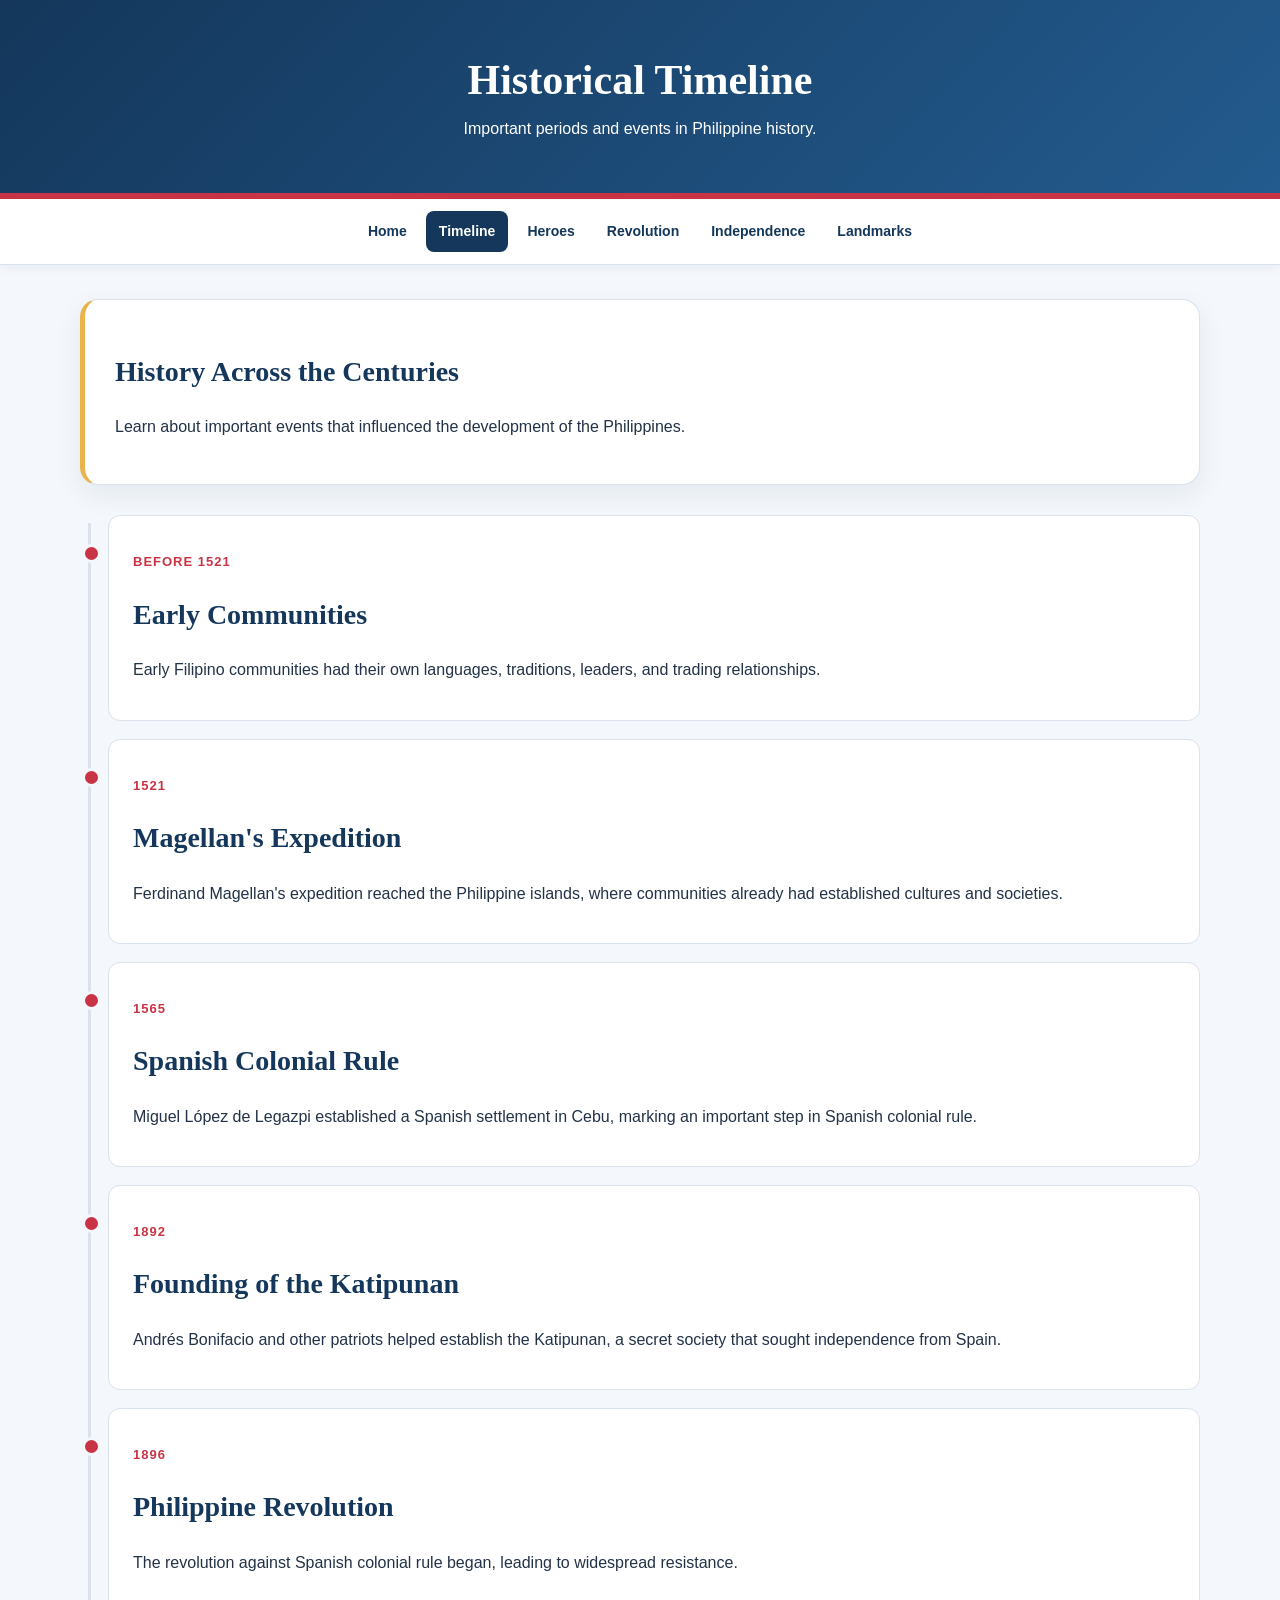
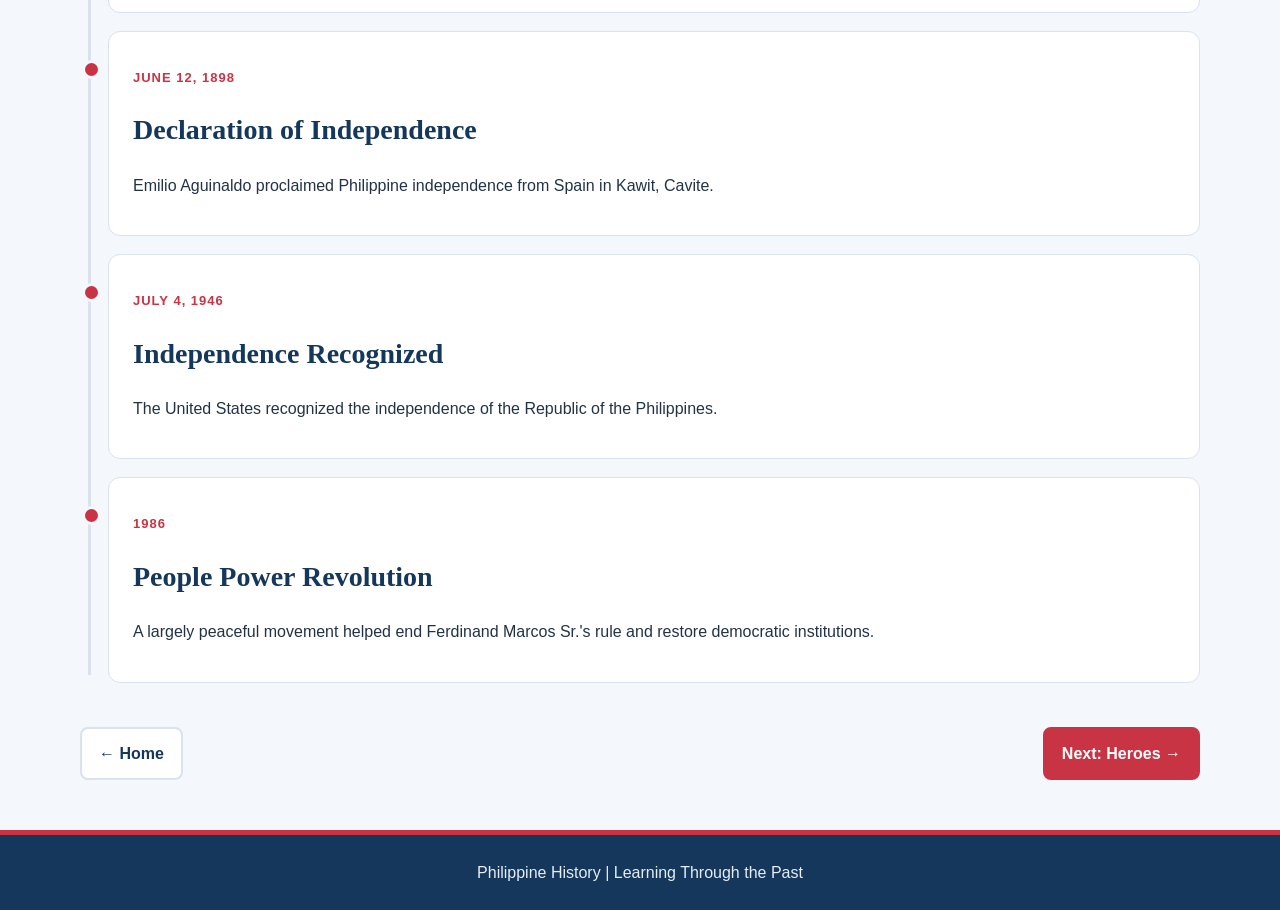
<file: timeline.html>
<!DOCTYPE html>
<html lang="en">
<head>
    <meta charset="UTF-8">
    <meta name="viewport" content="width=device-width, initial-scale=1.0">
    <title>Historical Timeline</title>
    <link rel="stylesheet" href="style.css">
</head>
<body>

<header class="page-header">
    <h1>Historical Timeline</h1>
    <p>Important periods and events in Philippine history.</p>
</header>

<nav class="site-nav">
    <a href="index.html">Home</a>
    <a class="active" href="timeline.html">Timeline</a>
    <a href="heroes.html">Heroes</a>
    <a href="revolution.html">Revolution</a>
    <a href="independence.html">Independence</a>
    <a href="landmarks.html">Landmarks</a>
</nav>

<main>

    <section class="intro-panel">
        <h2>History Across the Centuries</h2>
        <p>
            Learn about important events that influenced the
            development of the Philippines.
        </p>
    </section>

    <section class="timeline">

        <article class="timeline-item">
            <p class="date-label">Before 1521</p>
            <h2>Early Communities</h2>
            <p>
                Early Filipino communities had their own languages,
                traditions, leaders, and trading relationships.
            </p>
        </article>

        <article class="timeline-item">
            <p class="date-label">1521</p>
            <h2>Magellan's Expedition</h2>
            <p>
                Ferdinand Magellan's expedition reached the
                Philippine islands, where communities already
                had established cultures and societies.
            </p>
        </article>

        <article class="timeline-item">
            <p class="date-label">1565</p>
            <h2>Spanish Colonial Rule</h2>
            <p>
                Miguel López de Legazpi established a Spanish
                settlement in Cebu, marking an important step
                in Spanish colonial rule.
            </p>
        </article>

        <article class="timeline-item">
            <p class="date-label">1892</p>
            <h2>Founding of the Katipunan</h2>
            <p>
                Andrés Bonifacio and other patriots helped establish
                the Katipunan, a secret society that sought
                independence from Spain.
            </p>
        </article>

        <article class="timeline-item">
            <p class="date-label">1896</p>
            <h2>Philippine Revolution</h2>
            <p>
                The revolution against Spanish colonial rule began,
                leading to widespread resistance.
            </p>
        </article>

        <article class="timeline-item">
            <p class="date-label">June 12, 1898</p>
            <h2>Declaration of Independence</h2>
            <p>
                Emilio Aguinaldo proclaimed Philippine independence
                from Spain in Kawit, Cavite.
            </p>
        </article>

        <article class="timeline-item">
            <p class="date-label">July 4, 1946</p>
            <h2>Independence Recognized</h2>
            <p>
                The United States recognized the independence
                of the Republic of the Philippines.
            </p>
        </article>

        <article class="timeline-item">
            <p class="date-label">1986</p>
            <h2>People Power Revolution</h2>
            <p>
                A largely peaceful movement helped end Ferdinand
                Marcos Sr.'s rule and restore democratic institutions.
            </p>
        </article>

    </section>

    <section class="page-links">
        <a class="button secondary" href="index.html">← Home</a>
        <a class="button" href="heroes.html">Next: Heroes →</a>
    </section>

</main>

<footer>
    <p>Philippine History | Learning Through the Past</p>
</footer>

</body>
</html>
</file>
<file: style.css>
* {
    box-sizing: border-box;
}

:root {
    --navy: #14375b;
    --blue: #235b8e;
    --red: #c93445;
    --gold: #e9b44c;
    --paper: #f4f7fb;
    --white: #ffffff;
    --ink: #233247;
    --muted: #5c6c80;
    --line: #d9e2ed;
}

html {
    scroll-behavior: smooth;
}

body {
    margin: 0;
    background-color: var(--paper);
    color: var(--ink);
    font-family: Arial, Helvetica, sans-serif;
    font-size: 16px;
    line-height: 1.7;
}

/* 2. HEADER */

.site-header,
.page-header {
    padding: 50px 20px;
    text-align: center;
    color: var(--white);
    background: linear-gradient(
        135deg,
        var(--navy),
        var(--blue)
    );
    border-bottom: 6px solid var(--red);
}

.site-header h1,
.page-header h1 {
    margin: 5px 0 10px;
    font-family: Georgia, "Times New Roman", serif;
    font-size: 42px;
    line-height: 1.2;
}

.site-header p,
.page-header p {
    margin: 0 auto;
    max-width: 720px;
}

.eyebrow {
    font-size: 12px;
    font-weight: bold;
    letter-spacing: 3px;
}

.red {
    color: var(--red);
}

/* 3. NAVIGATION */

.site-nav {
    display: flex;
    flex-wrap: wrap;
    justify-content: center;
    gap: 6px;
    padding: 12px;
    background-color: var(--white);
    border-bottom: 1px solid var(--line);
    box-shadow: 0 3px 10px rgba(20, 55, 91, 0.05);
}

.site-nav a {
    display: inline-block;
    padding: 8px 12px;
    color: var(--navy);
    text-decoration: none;
    font-size: 14px;
    font-weight: bold;
    border: 1px solid transparent;
    border-radius: 8px;
}

.site-nav a:hover,
.site-nav a:focus,
.site-nav a.active {
    color: var(--white);
    background-color: var(--navy);
}

/* 4. MAIN CONTENT */

main {
    width: min(1120px, calc(100% - 36px));
    margin: 34px auto 50px;
}

section {
    margin-bottom: 30px;
}

h2,
h3 {
    color: var(--navy);
    font-family: Georgia, "Times New Roman", serif;
    line-height: 1.3;
}

h2 {
    font-size: 28px;
}

h3 {
    font-size: 20px;
}

p {
    margin-bottom: 14px;
}

img {
    display: block;
    max-width: 100%;
}

figure {
    margin: 0;
}

figcaption {
    margin-top: 9px;
    color: var(--muted);
    font-size: 14px;
}

/* 5. HOME PAGE */

.hero-panel,
.split-panel,
.intro-panel,
.notice,
.quote-panel {
    padding: 30px;
    background-color: var(--white);
    border: 1px solid var(--line);
    border-radius: 18px;
    box-shadow: 0 10px 28px rgba(20, 55, 91, 0.07);
}

.hero-panel {
    text-align: center;
}

.hero-panel h2 {
    font-size: 34px;
}

.hero-panel figure {
    max-width: 500px;
    margin: 25px auto;
}

.hero-panel img {
    width: 100%;
    max-height: 280px;
    object-fit: contain;
    padding: 20px;
    background-color: #f8fafc;
    border: 1px solid var(--line);
    border-radius: 14px;
}

.section-heading {
    text-align: center;
    margin: 40px 0 20px;
}

/* 6. BUTTONS */

.button {
    display: inline-block;
    margin-top: 8px;
    padding: 11px 17px;
    color: var(--white);
    background-color: var(--red);
    border: 2px solid var(--red);
    border-radius: 8px;
    text-decoration: none;
    font-weight: bold;
}

.button:hover,
.button:focus {
    background-color: #a92334;
    border-color: #a92334;
}

.button.secondary {
    color: var(--navy);
    background-color: var(--white);
    border-color: var(--line);
}

.button.secondary:hover,
.button.secondary:focus {
    background-color: #edf3fa;
}

/* 7. CONTENT CARDS */

.card-grid {
    display: grid;
    grid-template-columns: repeat(3, minmax(0, 1fr));
    gap: 18px;
}

.card-grid.two-column {
    grid-template-columns: repeat(2, minmax(0, 1fr));
}

.topic-card {
    padding: 24px;
    background-color: var(--white);
    border: 1px solid var(--line);
    border-top: 4px solid var(--red);
    border-radius: 12px;
    box-shadow: 0 5px 18px rgba(20, 55, 91, 0.04);
}

.topic-card:hover {
    transform: translateY(-3px);
    box-shadow: 0 10px 22px rgba(20, 55, 91, 0.10);
}

.topic-card a {
    color: var(--blue);
    font-weight: bold;
    text-decoration: none;
}

.topic-card a:hover {
    text-decoration: underline;
}

/* 8. QUOTE PANEL */

.quote-panel {
    text-align: center;
    color: var(--white);
    background-color: var(--navy);
    border: none;
}

.quote-panel h2 {
    color: var(--white);
}

/* 9. TIMELINE */

.intro-panel {
    border-left: 5px solid var(--gold);
}

.timeline {
    position: relative;
    margin: 24px 0 36px;
    padding-left: 28px;
}

.timeline::before {
    content: "";
    position: absolute;
    top: 8px;
    bottom: 8px;
    left: 8px;
    width: 3px;
    background-color: var(--line);
}

.timeline-item {
    position: relative;
    margin-bottom: 18px;
    padding: 22px 24px;
    background-color: var(--white);
    border: 1px solid var(--line);
    border-radius: 12px;
}

.timeline-item::before {
    content: "";
    position: absolute;
    top: 28px;
    left: -27px;
    width: 13px;
    height: 13px;
    background-color: var(--red);
    border: 3px solid var(--paper);
    border-radius: 50%;
}

.date-label {
    color: var(--red);
    font-size: 13px;
    font-weight: bold;
    letter-spacing: 1px;
    text-transform: uppercase;
}

/* 10. HEROES */

.people-grid {
    display: grid;
    grid-template-columns: repeat(2, minmax(0, 1fr));
    gap: 20px;
}

.person-card {
    padding: 20px;
    background-color: var(--white);
    border: 1px solid var(--line);
    border-radius: 14px;
    box-shadow: 0 6px 20px rgba(20, 55, 91, 0.06);
}

.person-card img {
    width: 100%;
    height: 250px;
    object-fit: contain;
    padding: 12px;
    background-color: #edf2f7;
    border-radius: 10px;
}

/* 11. LANDMARKS */

.landmark-grid {
    display: grid;
    grid-template-columns: repeat(2, minmax(0, 1fr));
    gap: 20px;
}

.landmark-card {
    overflow: hidden;
    padding: 20px;
    background-color: var(--white);
    border: 1px solid var(--line);
    border-radius: 14px;
    box-shadow: 0 6px 20px rgba(20, 55, 91, 0.06);
}

.landmark-card img {
    width: 100%;
    height: 230px;
    object-fit: cover;
    background-color: #edf2f7;
    border-radius: 10px;
}

/* 12. INDEPENDENCE FACTS */

.fact-strip {
    display: grid;
    grid-template-columns: repeat(2, minmax(0, 1fr));
    gap: 18px;
}

.fact-strip article {
    padding: 24px;
    text-align: center;
    background-color: var(--white);
    border: 1px solid var(--line);
    border-radius: 12px;
}

.fact-strip h2 {
    color: var(--red);
    font-size: 38px;
}

/* 13. NOTICE AND PAGE LINKS */

.notice {
    border-left: 5px solid var(--gold);
}

.page-links {
    display: flex;
    justify-content: space-between;
    flex-wrap: wrap;
    gap: 12px;
    margin-top: 28px;
}

/* 14. FOOTER */

footer {
    padding: 24px 18px;
    text-align: center;
    color: #e5edf6;
    background-color: var(--navy);
    border-top: 5px solid var(--red);
}

footer p {
    margin: 0;
}

/* 15. MOBILE-FRIENDLY DESIGN */

@media (max-width: 760px) {

    .site-header,
    .page-header {
        padding: 35px 18px;
    }

    .site-header h1,
    .page-header h1 {
        font-size: 32px;
    }

    main {
        width: calc(100% - 24px);
        margin-top: 22px;
    }

    .hero-panel,
    .split-panel {
        padding: 22px;
    }

    .card-grid,
    .card-grid.two-column,
    .people-grid,
    .landmark-grid,
    .fact-strip {
        grid-template-columns: 1fr;
    }

    .site-nav {
        gap: 3px;
    }

    .site-nav a {
        padding: 7px 9px;
        font-size: 13px;
    }

    .page-links {
        flex-direction: column;
    }

    .page-links .button {
        text-align: center;
    }
</file>
